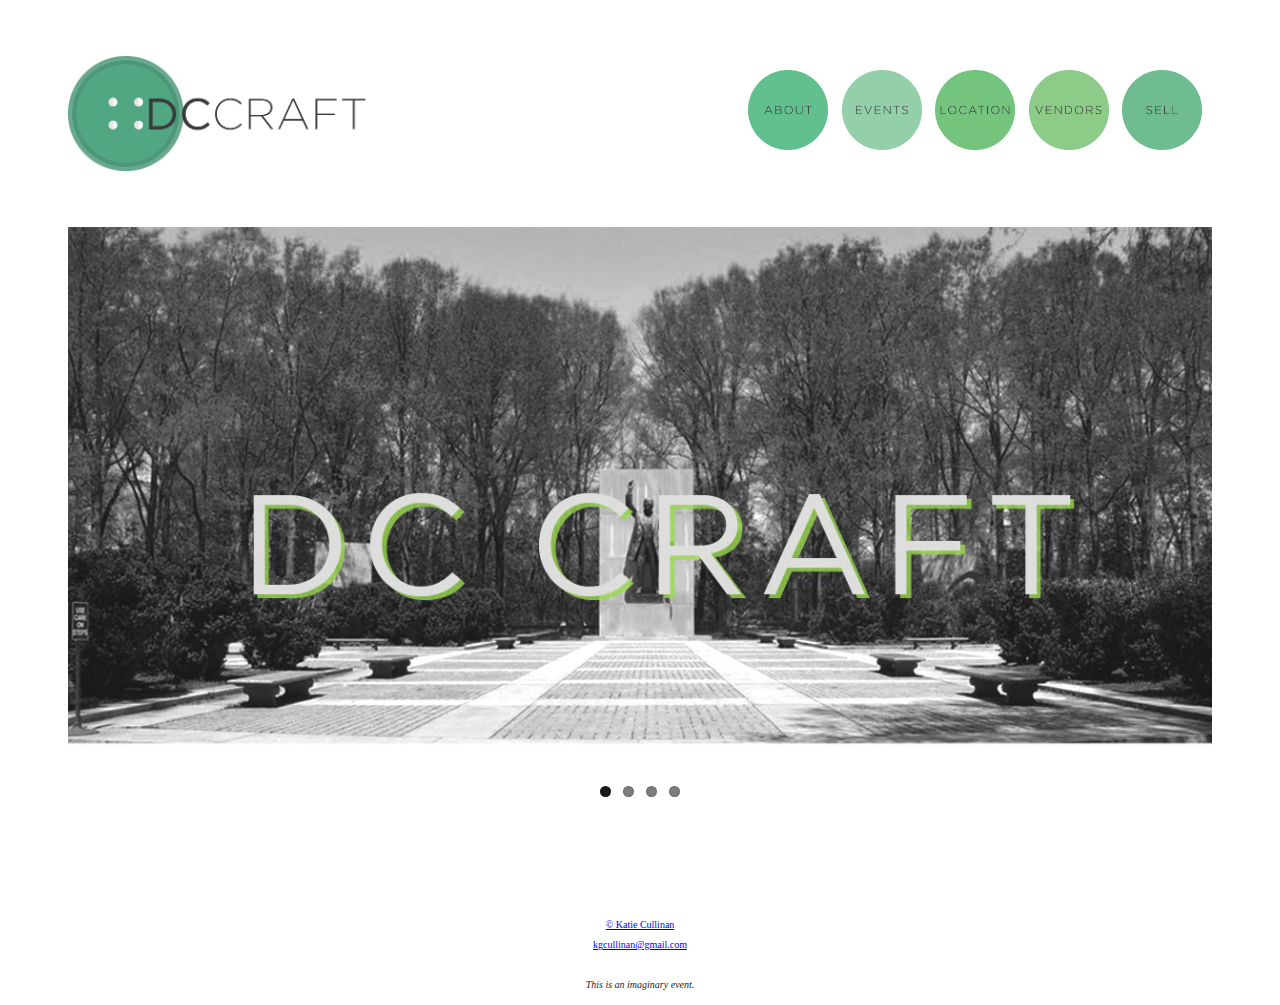
<file: index.html>
<!DOCTYPE html>
<!--[if lt IE 7]>	   <html class="no-js lt-ie9 lt-ie8 lt-ie7"> <![endif]-->
<!--[if IE 7]>		   <html class="no-js lt-ie9 lt-ie8"> <![endif]-->
<!--[if IE 8]>		   <html class="no-js lt-ie9"> <![endif]-->
<!--[if gt IE 8]><!--> <html class="no-js"> <!--<![endif]-->
<head>

	<meta charset="utf-8">
	<meta http-equiv="X-UA-Compatible" content="IE=edge">
	<title></title>
	<meta name="description" content="">
	
	<!-- Enable responsive layouts; tell browsers not to shrink pages to fit small screens -->
	<meta name="viewport" content="width=device-width, initial-scale=1">

	<!-- Load styles -->
	<!-- for production, combine all of these stylesheets -->
	<link rel="stylesheet" href="css/style.css">
	
	<script src="js/vendor/modernizr-2.6.2.min.js"></script>
	
	
<link rel="stylesheet" href="flexslider.css" type="text/css">

</head>
<body>

<link href='http://fonts.googleapis.com/css?family=Lato:100,300,400,700,100italic,300italic,400italic' rel='stylesheet' type='text/css'>
	<!-- page content goes inside the container -->
	
	<div class="container">
	
	
	
	<a class="logo" href="index.html">
	<img src="img/DCCRAFT.png" alt="Logo" width="300px"/></a>
	
	<div class="buttons">
	<ul>
	
	<li><a href="about.html">
	<img src="img/About1.png" border="none"  alt="About" width="80px"/></a></li>
	
	<li><a href="events.html">
	<img src="img/Event1.png" border="none"  alt="Events" width="80x"/></a></li>
	
	<li><a href="location.html" >
	<img src="img/Location1.png" border="none"  alt="Location" width="80px" /></a></li>
	
	<li><a href="vendors.html" >
	<img src="img/Vendors1.png" border="none"  alt="Vendors" width="80px"/></a></li>
	
	<li><a href="sell.html">
	<img src="img/Sell1.png" border="none"  alt="Sell" width="80px"/></a></li>

	</ul>	
	</div>
	
<div class="flexslider">

  <ul class="slides">
    <li>
      <img src="img/home-page.jpg" />
    </li>
    <li>
      <img src="img/slideshow1.jpg" />
    </li>
    <li>
      <img src="img/slideshow2.jpg" />
    </li>
      <li>
      <img src="img/slideshow3.jpg" />
    </li>
  </ul>
</div>



		

	</div><!-- end container -->
	
	<div class="contact">
	<p><a class="name" href="http://www.katherinecullinan.com/">&copy; Katie Cullinan</a> </p>
	<p><a class="name" href="mailto:kgcullinan@gmail.com">kgcullinan@gmail.com</a>  </p>
	<br />
	<p class="disclaimer"> <em>This is an imaginary event.</em></p>

	</div>
	


	<!-- Load scripts -->
	<script src="//ajax.googleapis.com/ajax/libs/jquery/1.10.2/jquery.min.js"></script>
	<script>window.jQuery || document.write('<script src="js/vendor/jquery-1.10.2.min.js"><\/script>')</script>
	<script src="js/plugins.js"></script>
	<script src="js/main.js"></script>

	<!-- FlexSlider -->
	<script src="jquery.flexslider.js"></script>
	<script type="text/javascript" charset="utf-8">
	  $(window).load(function() {
	    $('.flexslider').flexslider();
	  });
	</script> 


</body>
</html>
</file>
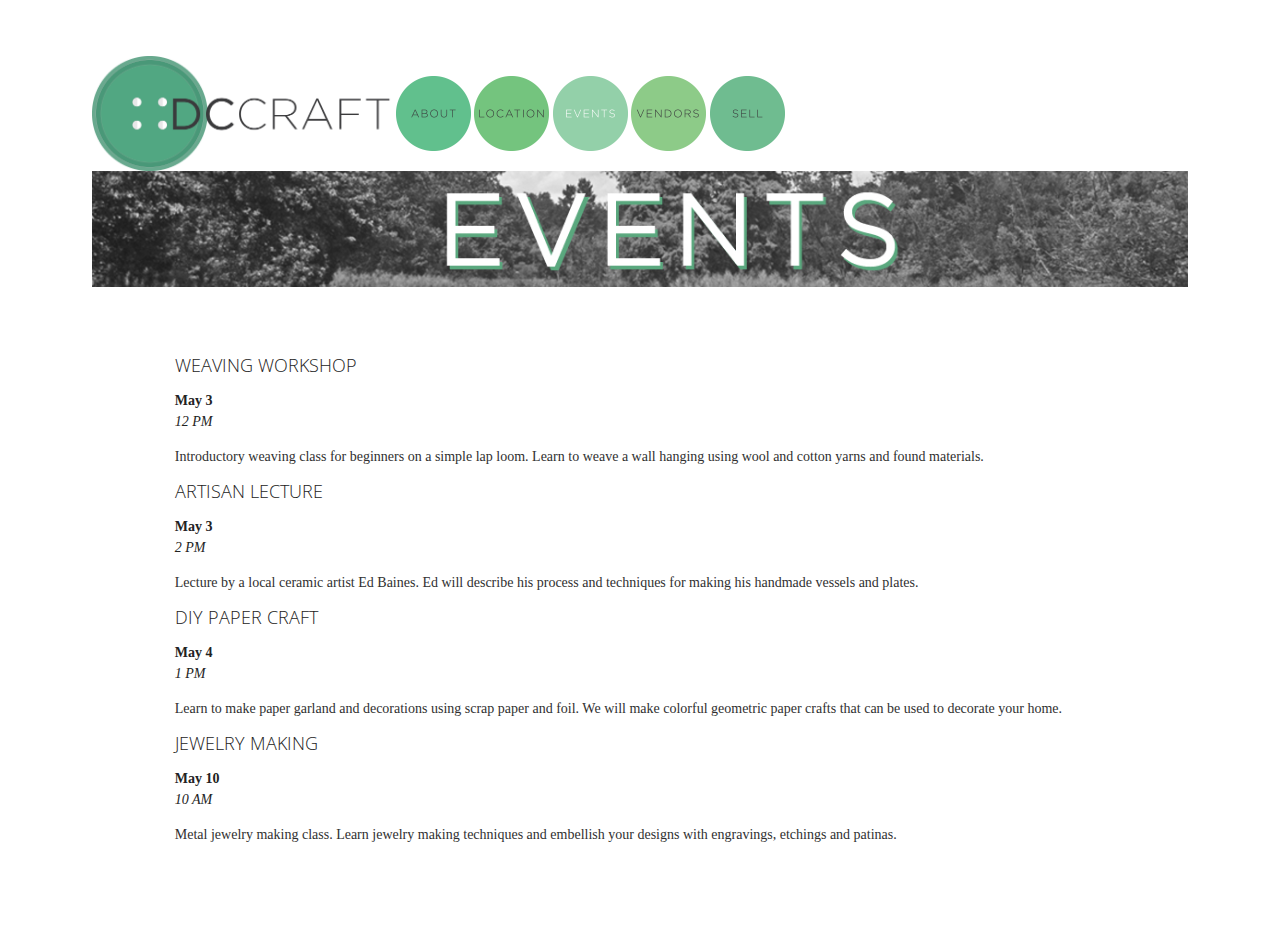
<file: Events/index.html>
<!DOCTYPE html>
<!--[if lt IE 7]>	   <html class="no-js lt-ie9 lt-ie8 lt-ie7"> <![endif]-->
<!--[if IE 7]>		   <html class="no-js lt-ie9 lt-ie8"> <![endif]-->
<!--[if IE 8]>		   <html class="no-js lt-ie9"> <![endif]-->
<!--[if gt IE 8]><!--> <html class="no-js"> <!--<![endif]-->
<head>

	<meta charset="utf-8">
	<meta http-equiv="X-UA-Compatible" content="IE=edge">
	<title></title>
	<meta name="description" content="">
	
	<!-- Enable responsive layouts; tell browsers not to shrink pages to fit small screens -->
	<meta name="viewport" content="width=device-width, initial-scale=1">

	<!-- Load styles -->
	<!-- for production, combine all of these stylesheets -->
	<link rel="stylesheet" href="css/style.css">
	
	<script src="js/vendor/modernizr-2.6.2.min.js"></script>
	<link href='http://fonts.googleapis.com/css?family=Open+Sans:300italic,400italic,400,600,300,700' rel='stylesheet' type='text/css'>
</head>
<body>

<link href='http://fonts.googleapis.com/css?family=Lato:100,300,400,700,100italic,300italic,400italic' rel='stylesheet' type='text/css'>
	<!-- page content goes inside the container -->
	<div class="container">
	
	<img class="logo" src="img/DCCRAFT.png" alt="Logo" width="300px"> 
	
	<img class="button" src="img/About1.png" alt="About" width="75px"> 
	
	<img class="button" src="img/Location1.png" alt="Location" width="75px"> 
	
	<img class="button" src="img/Event2.png" alt="Event" width="75px"> 
	
	<img class="button" src="img/Vendors1.png" alt="Vendors" width="75px"> 
	
	<img class="button" src="img/Sell1.png" alt="Sell" width="75px"> 	

	<img class="events" src="img/Page_events.jpg" alt="Events"> 	


	<div class="container">
	
	<div class="weaving">
	
	<h1>WEAVING WORKSHOP</h1>
	<p><strong>May 3</strong><br/>
	<i>12 PM</i> </p>	
	
	<p class="description"> 
	Introductory weaving class for beginners on a simple lap loom. Learn to weave a wall hanging using wool and cotton yarns and found materials.</p>

	</div>
	
	<div class="artisan">
	
	<h1>ARTISAN LECTURE</h1>
	<p><strong>May 3</strong><br/>
	<i>2 PM</i> </p>	
	
	<p class="description"> 
	Lecture by a local ceramic artist Ed Baines.  Ed will describe his process and techniques for making his handmade vessels and plates. </p>
	</div>
	
	<div class="paper">
	
	<h1>DIY PAPER CRAFT</h1>
	<p><strong>May 4</strong><br/>
	<i>1 PM</i> </p>	
	
	<p class="description"> 
	Learn to make paper garland and decorations using scrap paper and foil. We will make colorful geometric paper crafts that can be used to decorate your home.</p>
	</div>
		
	<div class="jewelry">
	
	<h1>JEWELRY MAKING</h1>
	<p><strong>May 10</strong><br/>
	<i>10 AM</i> </p>	
	
	<p class="description"> 
	Metal jewelry making class.  Learn jewelry making techniques and embellish your designs with engravings, etchings and patinas.</p>
	</div>
	
	</div>
	
	</div><!-- end container -->
	

	<!-- Load scripts -->
	<script src="//ajax.googleapis.com/ajax/libs/jquery/1.10.2/jquery.min.js"></script>
	<script>window.jQuery || document.write('<script src="js/vendor/jquery-1.10.2.min.js"><\/script>')</script>
	<script src="js/plugins.js"></script>
	<script src="js/main.js"></script>

</body>
</html>
</file>
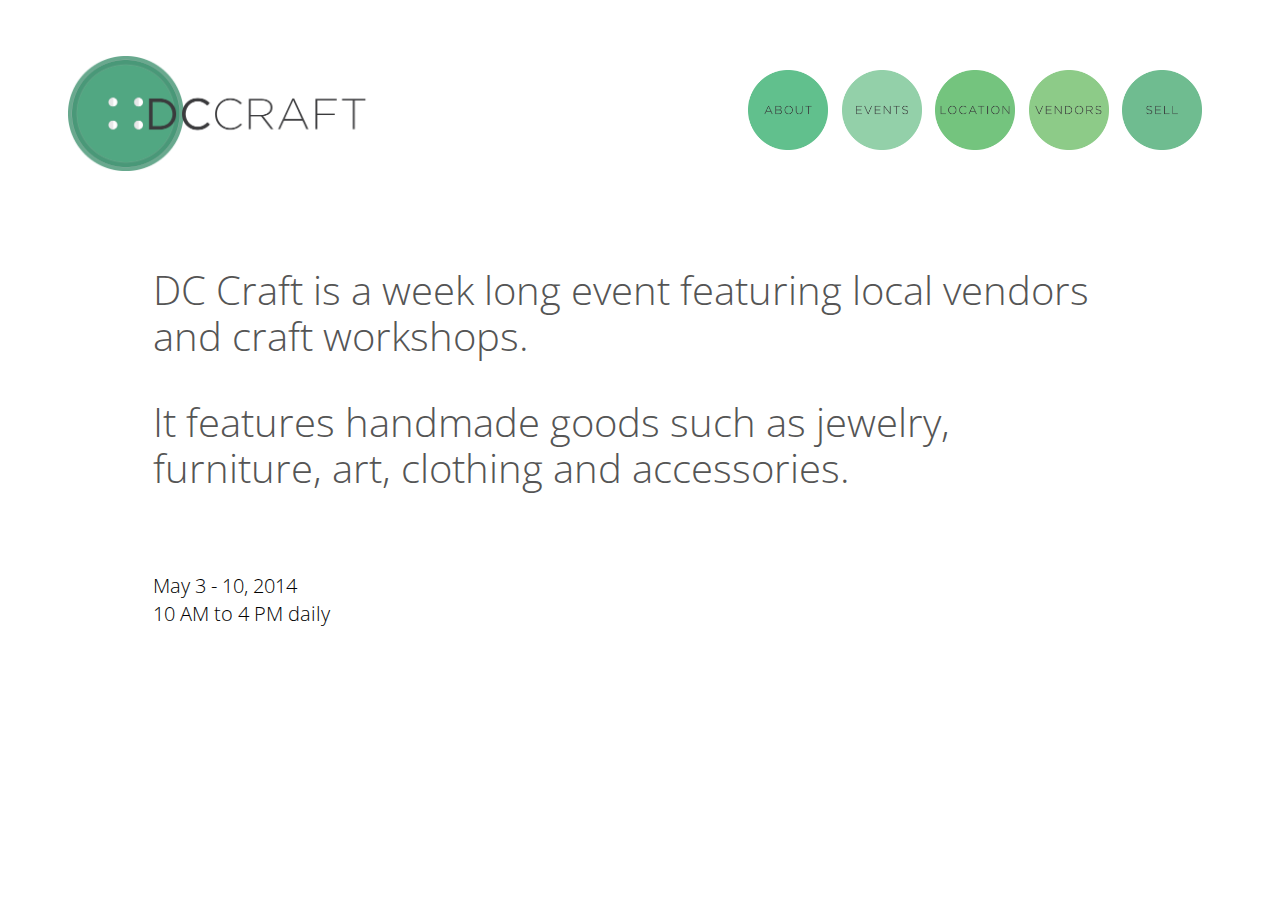
<file: about.html>
<!DOCTYPE html>
<!--[if lt IE 7]>	   <html class="no-js lt-ie9 lt-ie8 lt-ie7"> <![endif]-->
<!--[if IE 7]>		   <html class="no-js lt-ie9 lt-ie8"> <![endif]-->
<!--[if IE 8]>		   <html class="no-js lt-ie9"> <![endif]-->
<!--[if gt IE 8]><!--> <html class="no-js"> <!--<![endif]-->
<head>

	<meta charset="utf-8">
	<meta http-equiv="X-UA-Compatible" content="IE=edge">
	<title></title>
	<meta name="description" content="">
	
	<!-- Enable responsive layouts; tell browsers not to shrink pages to fit small screens -->
	<meta name="viewport" content="width=device-width, initial-scale=1">

	<!-- Load styles -->
	<!-- for production, combine all of these stylesheets -->
	<link rel="stylesheet" href="css/style.css">
	
	<script src="js/vendor/modernizr-2.6.2.min.js"></script>
	<link href='http://fonts.googleapis.com/css?family=Open+Sans:300italic,400italic,400,600,300,700' rel='stylesheet' type='text/css'>
</head>
<body>


	<!-- page content goes inside the container -->
	<div class="container">
	
	
	<a class="logo" href="index.html">
	<img src="img/DCCRAFT.png" alt="Logo" width="300px"/></a>
	
	<div class="buttons">
	<ul>
	
	<li><a href="about.html">
	<img src="img/About1.png" border="none"  alt="About" width="80px"/></a></li>
	
	<li><a href="events.html">
	<img src="img/Event1.png" border="none"  alt="Events" width="80x"/></a></li>
	
	<li><a href="location.html" >
	<img src="img/Location1.png" border="none"  alt="Location" width="80px" /></a></li>
	
	<li><a href="vendors.html" >
	<img src="img/Vendors1.png" border="none"  alt="Vendors" width="80px"/></a></li>
	
	<li><a href="sell.html">
	<img src="img/Sell1.png" border="none"  alt="Sell" width="80px"/></a></li>

	</ul>	
	
	</div>
	
	
	<div class="aboutcontainer">
	
	<p class="abouthead">DC Craft is a week long event featuring local vendors and craft workshops.</p>
	<p class="abouthead">It features handmade goods such as jewelry, furniture, art, clothing and accessories.</p>
	<br />
	
	
	<p class="date"> May 3 - 10, 2014 <br />
	10 AM to 4 PM daily </p>
	</div>
	
	
	
	
	
	</div><!-- end container -->
	

	<!-- Load scripts -->
	<script src="//ajax.googleapis.com/ajax/libs/jquery/1.10.2/jquery.min.js"></script>
	<script>window.jQuery || document.write('<script src="js/vendor/jquery-1.10.2.min.js"><\/script>')</script>
	<script src="js/plugins.js"></script>
	<script src="js/main.js"></script>

</body>
</html>
</file>
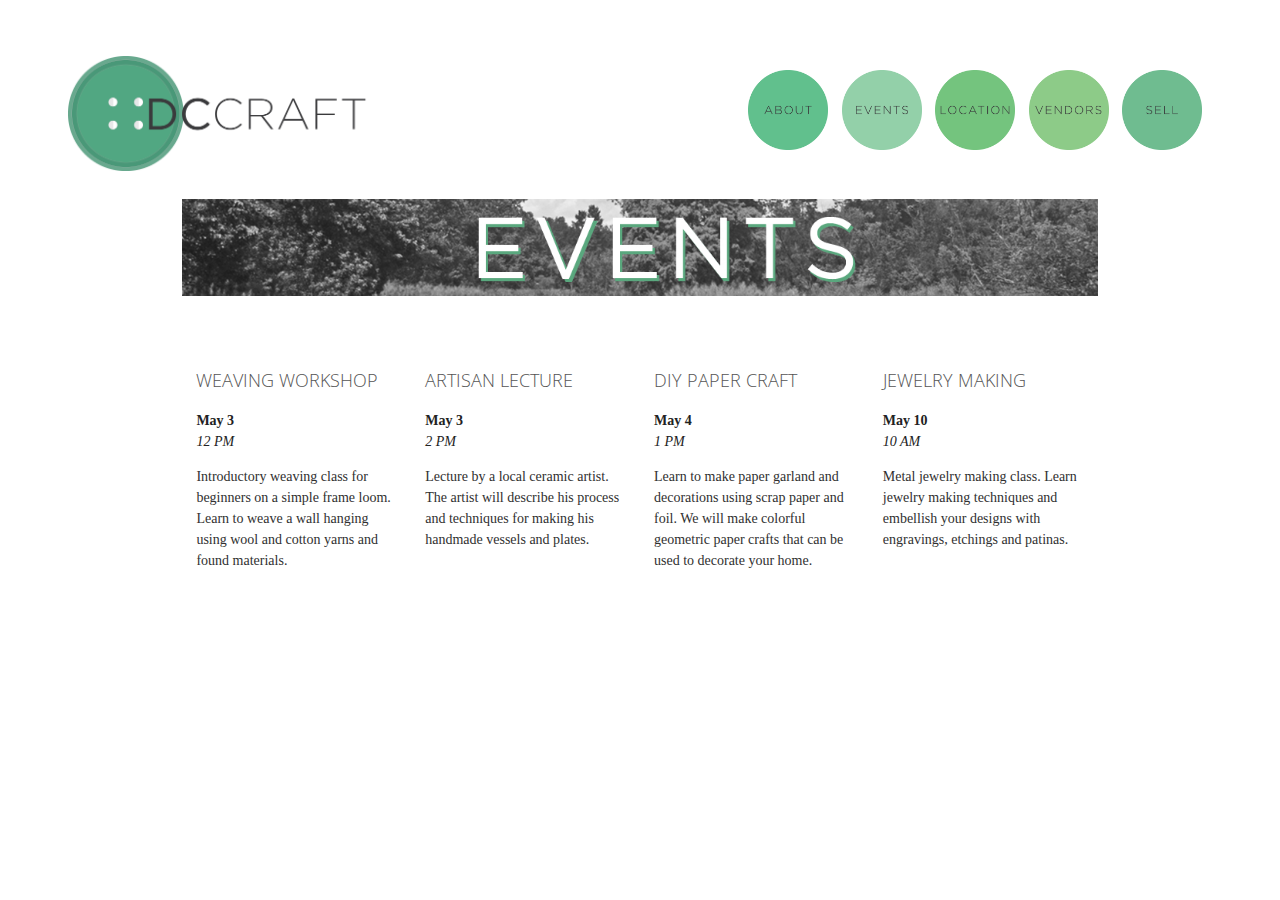
<file: events.html>
<!DOCTYPE html>
<!--[if lt IE 7]>	   <html class="no-js lt-ie9 lt-ie8 lt-ie7"> <![endif]-->
<!--[if IE 7]>		   <html class="no-js lt-ie9 lt-ie8"> <![endif]-->
<!--[if IE 8]>		   <html class="no-js lt-ie9"> <![endif]-->
<!--[if gt IE 8]><!--> <html class="no-js"> <!--<![endif]-->
<head>

	<meta charset="utf-8">
	<meta http-equiv="X-UA-Compatible" content="IE=edge">
	<title></title>
	<meta name="description" content="">
	
	<!-- Enable responsive layouts; tell browsers not to shrink pages to fit small screens -->
	<meta name="viewport" content="width=device-width, initial-scale=1">

	<!-- Load styles -->
	<!-- for production, combine all of these stylesheets -->
	<link rel="stylesheet" href="css/style.css">
	
	<script src="js/vendor/modernizr-2.6.2.min.js"></script>
	<link href='http://fonts.googleapis.com/css?family=Open+Sans:300italic,400italic,400,600,300,700' rel='stylesheet' type='text/css'>
</head>
<body>

<link href='http://fonts.googleapis.com/css?family=Lato:100,300,400,700,100italic,300italic,400italic' rel='stylesheet' type='text/css'>
	<!-- page content goes inside the container -->
	<div class="container">
	
	<a class="logo" href="index.html">
	<img src="img/DCCRAFT.png" alt="Logo" width="300px"/></a>
	
	<div class="buttons">
	
	<ul>
	
	<li><a href="about.html">
	<img src="img/About1.png" border="none"  alt="About" width="80px"/></a></li>
	
	<li><a href="events.html">
	<img src="img/Event1.png" border="none"  alt="Events" width="80x"/></a></li>
	
	<li><a href="location.html" >
	<img src="img/Location1.png" border="none"  alt="Location" width="80px" /></a></li>
	
	<li><a href="vendors.html" >
	<img src="img/Vendors1.png" border="none"  alt="Vendors" width="80px"/></a></li>
	
	<li><a href="sell.html">
	<img src="img/Sell1.png" border="none"  alt="Sell" width="80px"/></a></li>

	</ul>	

	</div>

	<img class="events" src="img/Page_events.jpg" alt="Events"> 	
	
	<div class="events">
	
	<div class="weaving">
	
	<h1>WEAVING WORKSHOP</h1>
	<p><strong>May 3</strong><br/>
	<i>12 PM</i> </p>	
	
	<p class="description"> 
	Introductory weaving class for beginners on a simple frame loom. Learn to weave a wall hanging using wool and cotton yarns and found materials.</p>

	</div>
	
	<div class="artisan">
	
	<h1>ARTISAN LECTURE</h1>
	<p><strong>May 3</strong><br/>
	<i>2 PM</i> </p>	
	
	<p class="description"> 
	Lecture by a local ceramic artist.  The artist will describe his process and techniques for making his handmade vessels and plates. </p>
	</div>
	
	<div class="paper">
	
	<h1>DIY PAPER CRAFT</h1>
	<p><strong>May 4</strong><br/>
	<i>1 PM</i> </p>	
	
	<p class="description"> 
	Learn to make paper garland and decorations using scrap paper and foil. We will make colorful geometric paper crafts that can be used to decorate your home.</p>
	</div>
		
	<div class="jewelry">
	
	<h1>JEWELRY MAKING</h1>
	<p><strong>May 10</strong><br/>
	<i>10 AM</i> </p>	
	
	<p class="description"> 
	Metal jewelry making class.  Learn jewelry making techniques and embellish your designs with engravings, etchings and patinas.</p>
	</div>
	
	</div>
	
	</div>
	
	</div><!-- end container -->
	

	<!-- Load scripts -->
	<script src="//ajax.googleapis.com/ajax/libs/jquery/1.10.2/jquery.min.js"></script>
	<script>window.jQuery || document.write('<script src="js/vendor/jquery-1.10.2.min.js"><\/script>')</script>
	<script src="js/plugins.js"></script>
	<script src="js/main.js"></script>

</body>
</html>
</file>
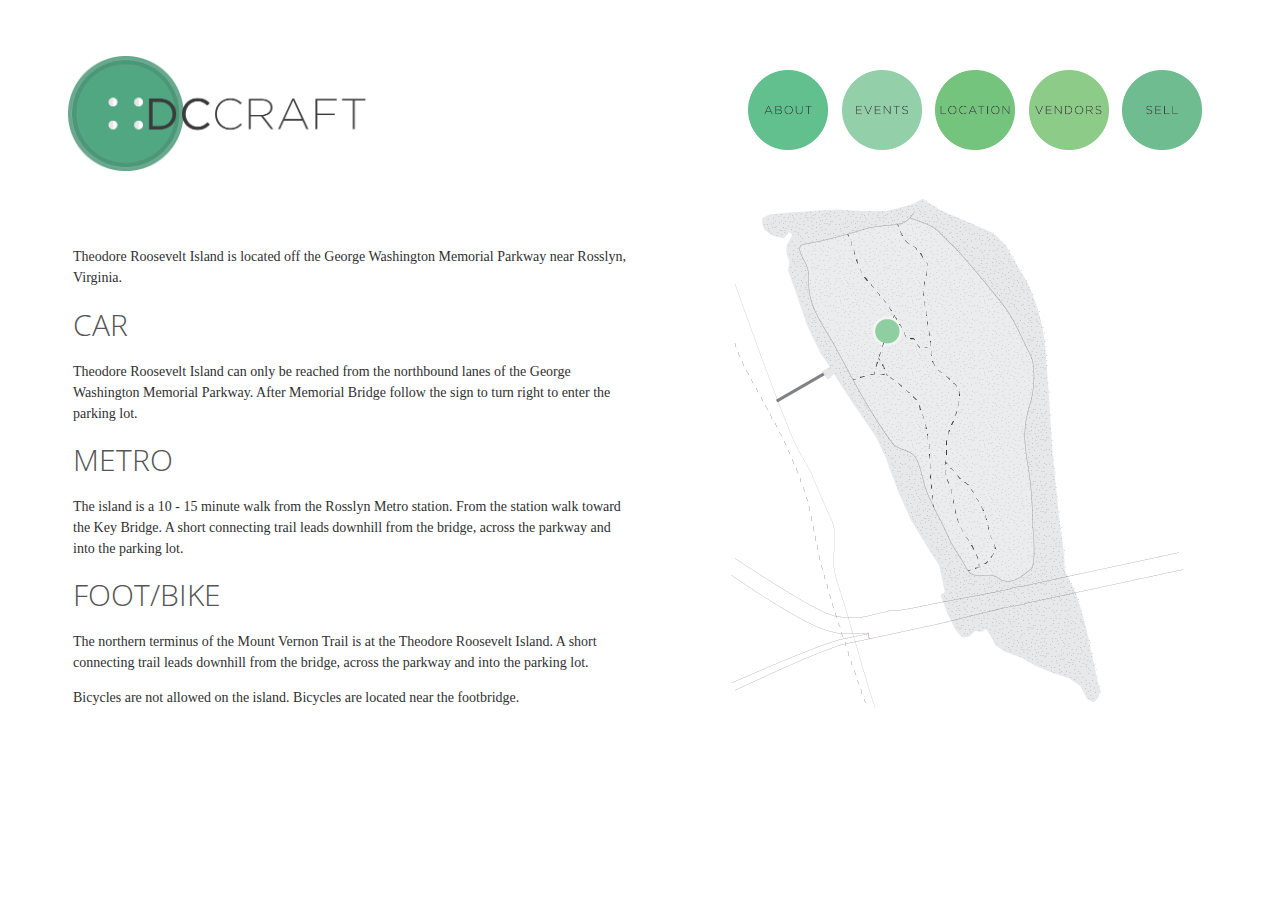
<file: location.html>
<!DOCTYPE html>
<!--[if lt IE 7]>	   <html class="no-js lt-ie9 lt-ie8 lt-ie7"> <![endif]-->
<!--[if IE 7]>		   <html class="no-js lt-ie9 lt-ie8"> <![endif]-->
<!--[if IE 8]>		   <html class="no-js lt-ie9"> <![endif]-->
<!--[if gt IE 8]><!--> <html class="no-js"> <!--<![endif]-->
<head>

	<meta charset="utf-8">
	<meta http-equiv="X-UA-Compatible" content="IE=edge">
	<title></title>
	<meta name="description" content="">
	
	<!-- Enable responsive layouts; tell browsers not to shrink pages to fit small screens -->
	<meta name="viewport" content="width=device-width, initial-scale=1">

	<!-- Load styles -->
	<!-- for production, combine all of these stylesheets -->
	<link rel="stylesheet" href="css/style.css">
	
	<script src="js/vendor/modernizr-2.6.2.min.js"></script>
	<link href='http://fonts.googleapis.com/css?family=Open+Sans:300italic,400italic,400,600,300,700' rel='stylesheet' type='text/css'>
</head>
<body>

<link href='http://fonts.googleapis.com/css?family=Lato:100,300,400,700,100italic,300italic,400italic' rel='stylesheet' type='text/css'>
	<!-- page content goes inside the container -->
	<div class="container">
	
	
	<a class="logo" href="index.html">
	<img src="img/DCCRAFT.png" alt="Logo" width="300px"/></a>
	
	
	<div class="buttons">
	
	<ul>
	
	<li><a href="about.html">
	<img src="img/About1.png" border="none"  alt="About" width="80px"/></a></li>
	
	<li><a href="events.html">
	<img src="img/Event1.png" border="none"  alt="Events" width="80x"/></a></li>
	
	<li><a href="location.html" >
	<img src="img/Location1.png" border="none"  alt="Location" width="80px" /></a></li>
	
	<li><a href="vendors.html" >
	<img src="img/Vendors1.png" border="none"  alt="Vendors" width="80px"/></a></li>
	
	<li><a href="sell.html">
	<img src="img/Sell1.png" border="none"  alt="Sell" width="80px"/></a></li>

	</ul>	
	
	</div>
	
	<div class="directions">
	<p class="text">
	Theodore Roosevelt Island is located off the George Washington Memorial Parkway
	near Rosslyn, Virginia. </p>
	
	<h1>CAR</h1>
	<p class="text"> Theodore Roosevelt Island can only be reached from the 
	northbound lanes of the George Washington Memorial Parkway. After Memorial Bridge
	follow the sign to turn right to enter the parking lot.</p>
	
	<h1>METRO </h1>
	<p class="text"> The island is a 10 - 15 minute walk from the Rosslyn Metro
	station. From the station walk toward the Key Bridge. A short connecting trail
	leads downhill from the bridge, across the parkway and into the parking lot.</p>
	
	<h1>FOOT/BIKE</h1>
	<p class="text"> The northern terminus of the Mount Vernon Trail is at the
	Theodore Roosevelt Island. A short connecting trail
	leads downhill from the bridge, across the parkway and into the parking lot.
	
	<p class="small">
	Bicycles are not allowed on the island. Bicycles are located near the
	footbridge.</p>
	
	</div>
	
	<img class="map" src="img/map.png" alt="Map"> 
	
	
	
	</div><!-- end container -->
	

	<!-- Load scripts -->
	<script src="//ajax.googleapis.com/ajax/libs/jquery/1.10.2/jquery.min.js"></script>
	<script>window.jQuery || document.write('<script src="js/vendor/jquery-1.10.2.min.js"><\/script>')</script>
	<script src="js/plugins.js"></script>
	<script src="js/main.js"></script>

</body>
</html>
</file>
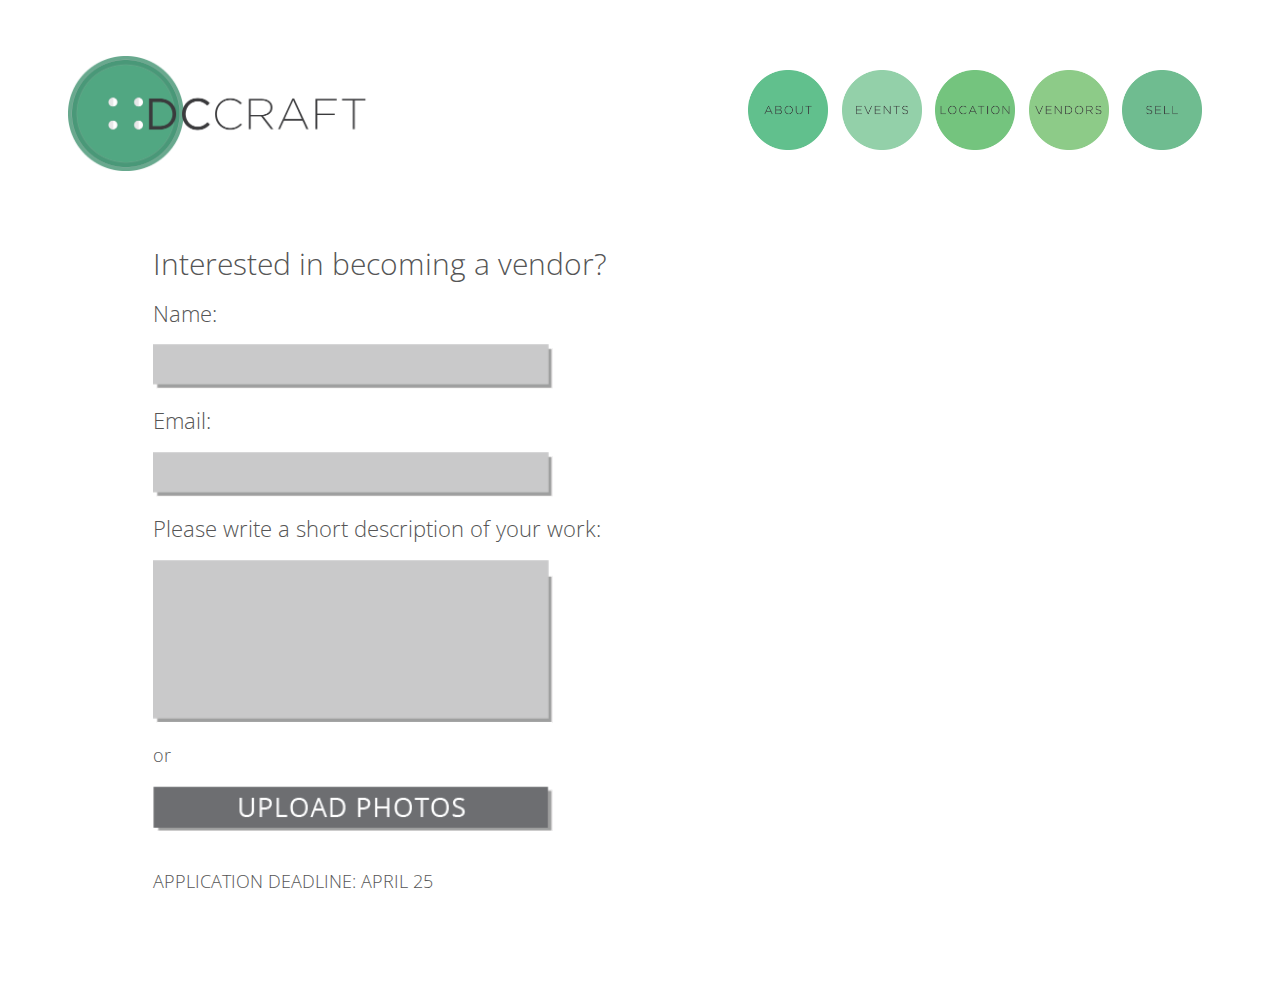
<file: sell.html>
<!DOCTYPE html>
<!--[if lt IE 7]>	   <html class="no-js lt-ie9 lt-ie8 lt-ie7"> <![endif]-->
<!--[if IE 7]>		   <html class="no-js lt-ie9 lt-ie8"> <![endif]-->
<!--[if IE 8]>		   <html class="no-js lt-ie9"> <![endif]-->
<!--[if gt IE 8]><!--> <html class="no-js"> <!--<![endif]-->
<head>

	<meta charset="utf-8">
	<meta http-equiv="X-UA-Compatible" content="IE=edge">
	<title></title>
	<meta name="description" content="">
	
	<!-- Enable responsive layouts; tell browsers not to shrink pages to fit small screens -->
	<meta name="viewport" content="width=device-width, initial-scale=1">

	<!-- Load styles -->
	<!-- for production, combine all of these stylesheets -->
	<link rel="stylesheet" href="css/style.css">
	
	<script src="js/vendor/modernizr-2.6.2.min.js"></script>
	<link href='http://fonts.googleapis.com/css?family=Open+Sans:300italic,400italic,400,600,300,700' rel='stylesheet' type='text/css'>
</head>
<body>


	<!-- page content goes inside the container -->
	<div class="container">
	
	
	<a class="logo" href="index.html">
	<img src="img/DCCRAFT.png" alt="Logo" width="300px"/></a>
	
	<div class="buttons">
	<ul>
	
	<li><a href="about.html">
	<img src="img/About1.png" border="none"  alt="About" width="80px"/></a></li>
	
	<li><a href="events.html">
	<img src="img/Event1.png" border="none"  alt="Events" width="80x"/></a></li>
	
	<li><a href="location.html" >
	<img src="img/Location1.png" border="none"  alt="Location" width="80px" /></a></li>
	
	<li><a href="vendors.html" >
	<img src="img/Vendors1.png" border="none"  alt="Vendors" width="80px"/></a></li>
	
	<li><a href="sell.html">
	<img src="img/Sell1.png" border="none"  alt="Sell" width="80px"/></a></li>

	</ul>	
	
	</div>
	
	
	<div class="sell">
	
	<h1> Interested in becoming a vendor?</h1>
	<h2> Name: </h2>
	<img src="img/name_bar.png" alt="name" width="400px"/>
	<h2> Email: </h2>
	<img src="img/name_bar.png" alt="name" width="400px"/>
	<h2> Please write a short description of your work: </h2>
	<img src="img/discription_bar.png" alt="name" width="400px"/>
	
	<h3> or </h3>
	
	<img src="img/uploadphotos.png" alt="name" width="400px"/>
	
	<br />
	<h3 class="app"> APPLICATION DEADLINE: APRIL 25 </h3>
	
	</div>
	
	
	
	
	
	
	
	</div><!-- end container -->
	

	<!-- Load scripts -->
	<script src="//ajax.googleapis.com/ajax/libs/jquery/1.10.2/jquery.min.js"></script>
	<script>window.jQuery || document.write('<script src="js/vendor/jquery-1.10.2.min.js"><\/script>')</script>
	<script src="js/plugins.js"></script>
	<script src="js/main.js"></script>

</body>
</html>
</file>
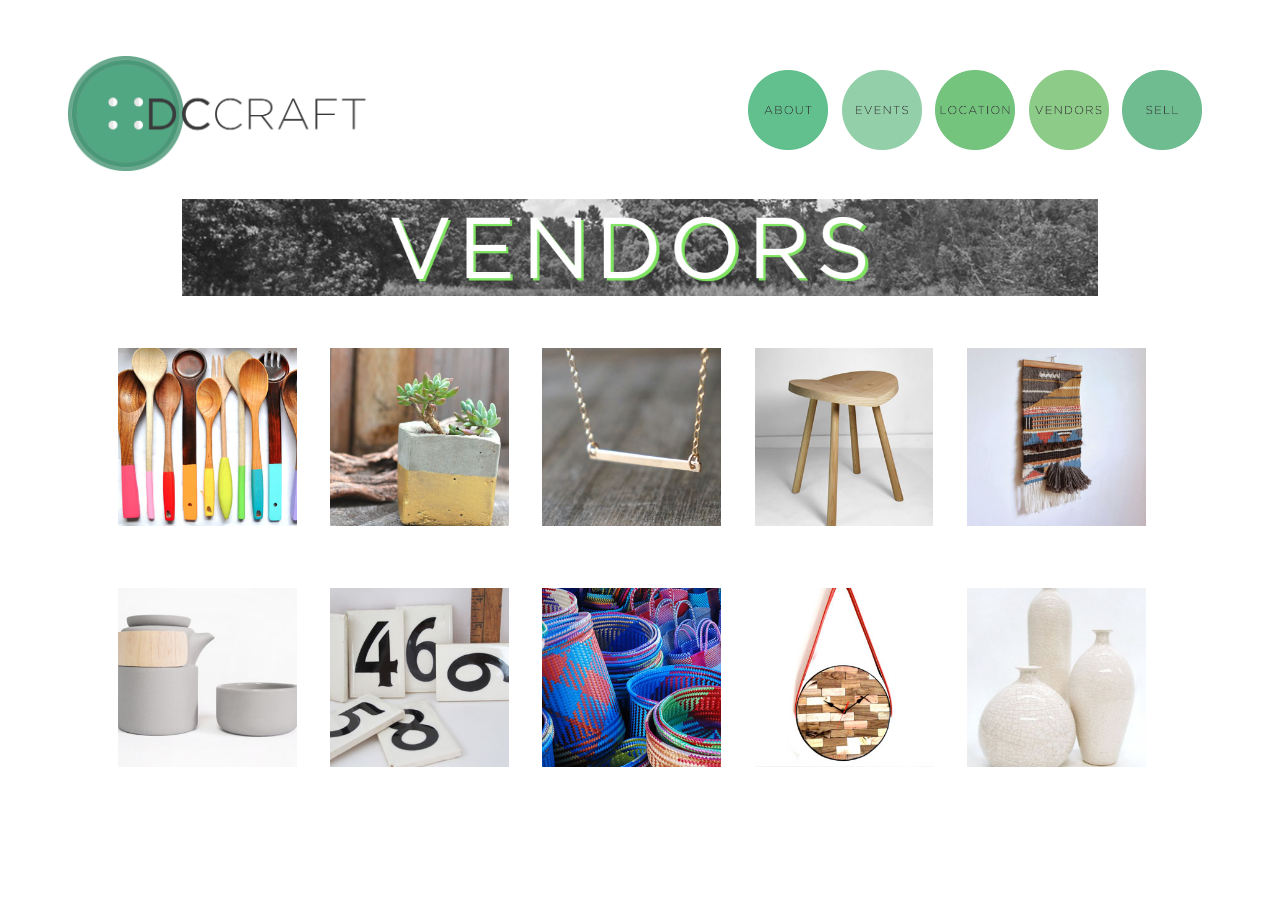
<file: vendors.html>
<!DOCTYPE html>
<!--[if lt IE 7]>	   <html class="no-js lt-ie9 lt-ie8 lt-ie7"> <![endif]-->
<!--[if IE 7]>		   <html class="no-js lt-ie9 lt-ie8"> <![endif]-->
<!--[if IE 8]>		   <html class="no-js lt-ie9"> <![endif]-->
<!--[if gt IE 8]><!--> <html class="no-js"> <!--<![endif]-->
<head>

	<meta charset="utf-8">
	<meta http-equiv="X-UA-Compatible" content="IE=edge">
	<title></title>
	<meta name="description" content="">
	
	<!-- Enable responsive layouts; tell browsers not to shrink pages to fit small screens -->
	<meta name="viewport" content="width=device-width, initial-scale=1">

	<!-- Load styles -->
	<!-- for production, combine all of these stylesheets -->
	<link rel="stylesheet" href="css/style.css">
	
	<script src="js/vendor/modernizr-2.6.2.min.js"></script>
	<link href='http://fonts.googleapis.com/css?family=Open+Sans:300italic,400italic,400,600,300,700' rel='stylesheet' type='text/css'>
</head>
<body>

<link href='http://fonts.googleapis.com/css?family=Lato:100,300,400,700,100italic,300italic,400italic' rel='stylesheet' type='text/css'>
	<!-- page content goes inside the container -->
	<div class="container">
	
	
	<a class="logo" href="index.html">
	<img src="img/DCCRAFT.png" alt="Logo" width="300px"/></a>
	
	<div class="buttons">
	
	<ul>
	
	<li><a href="about.html">
	<img src="img/About1.png" border="none"  alt="About" width="80px"/></a></li>
	
	<li><a href="events.html">
	<img src="img/Event1.png" border="none"  alt="Events" width="80x"/></a></li>
	
	<li><a href="location.html" >
	<img src="img/Location1.png" border="none"  alt="Location" width="80px" /></a></li>
	
	<li><a href="vendors.html" >
	<img src="img/Vendors1.png" border="none"  alt="Vendors" width="80px"/></a></li>
	
	<li><a href="sell.html">
	<img src="img/Sell1.png" border="none"  alt="Sell" width="80px"/></a></li>

	</ul>	
	</div>
	

	<img class="vendors" src="img/Page_vendors.jpg" alt="vendors"> 
	
	
	<ul class="vendorimages">
	
	<li>
	<img src="img/Image1.jpg" border="1px" alt="Vendor" > </li>
	
	<li>
	<img src="img/Image2.jpg" border="1px" alt="Vendor" ></li>
	
	<li><img src="img/Image3.jpg" border="1px" alt="Vendor"></li>
	
	<li><img src="img/Image4.jpg" border="1px" alt="Vendor"></li>
	
	<li> <img src="img/Image5.jpg" border="1px" alt="Vendor" ></li>
	
	</ul>
	<ul class="vendorimages">
	<li>
	<img src="img/Image6.jpg" border="1px" alt="Vendor"  > </li>
	
	<li>
	<img src="img/Image7.jpg" border="1px" alt="Vendor"></li>
	
	<li><img src="img/Image8.jpg" border="1px" alt="Vendor"></li>
	
	<li><img src="img/Image9.jpg" border="1px" alt="Vendor"></li>
	
	<li> <img src="img/Image10.jpg" border="1px" alt="Vendor"></li>
	
	</ul>
	
	
	</div>
	
	
	
	
	
	</div><!-- end container -->
	

	<!-- Load scripts -->
	<script src="//ajax.googleapis.com/ajax/libs/jquery/1.10.2/jquery.min.js"></script>
	<script>window.jQuery || document.write('<script src="js/vendor/jquery-1.10.2.min.js"><\/script>')</script>
	<script src="js/plugins.js"></script>
	<script src="js/main.js"></script>

</body>
</html>
</file>
<file: css/style.css>
@import 'h5bp/h5bp-head.css';
@import 'h5bp/normalize.css';
@import 'typography.css';
@import 'layout.css';
@import 'utilities.css';
@import 'h5bp/h5bp-tail.css';

/* 

	Put typographic formatting in the typography.css file.
	Page layout styles go in layout.css.

	In production, do not use imports.
	Instead, concatenante and minify files. 

*/
</file>
<file: Events/css/style.css>
@import 'h5bp/h5bp-head.css';
@import 'h5bp/normalize.css';
@import 'typography.css';
@import 'layout.css';
@import 'utilities.css';
@import 'h5bp/h5bp-tail.css';

/* 

	Put typographic formatting in the typography.css file.
	Page layout styles go in layout.css.

	In production, do not use imports.
	Instead, concatenante and minify files. 

*/
</file>
